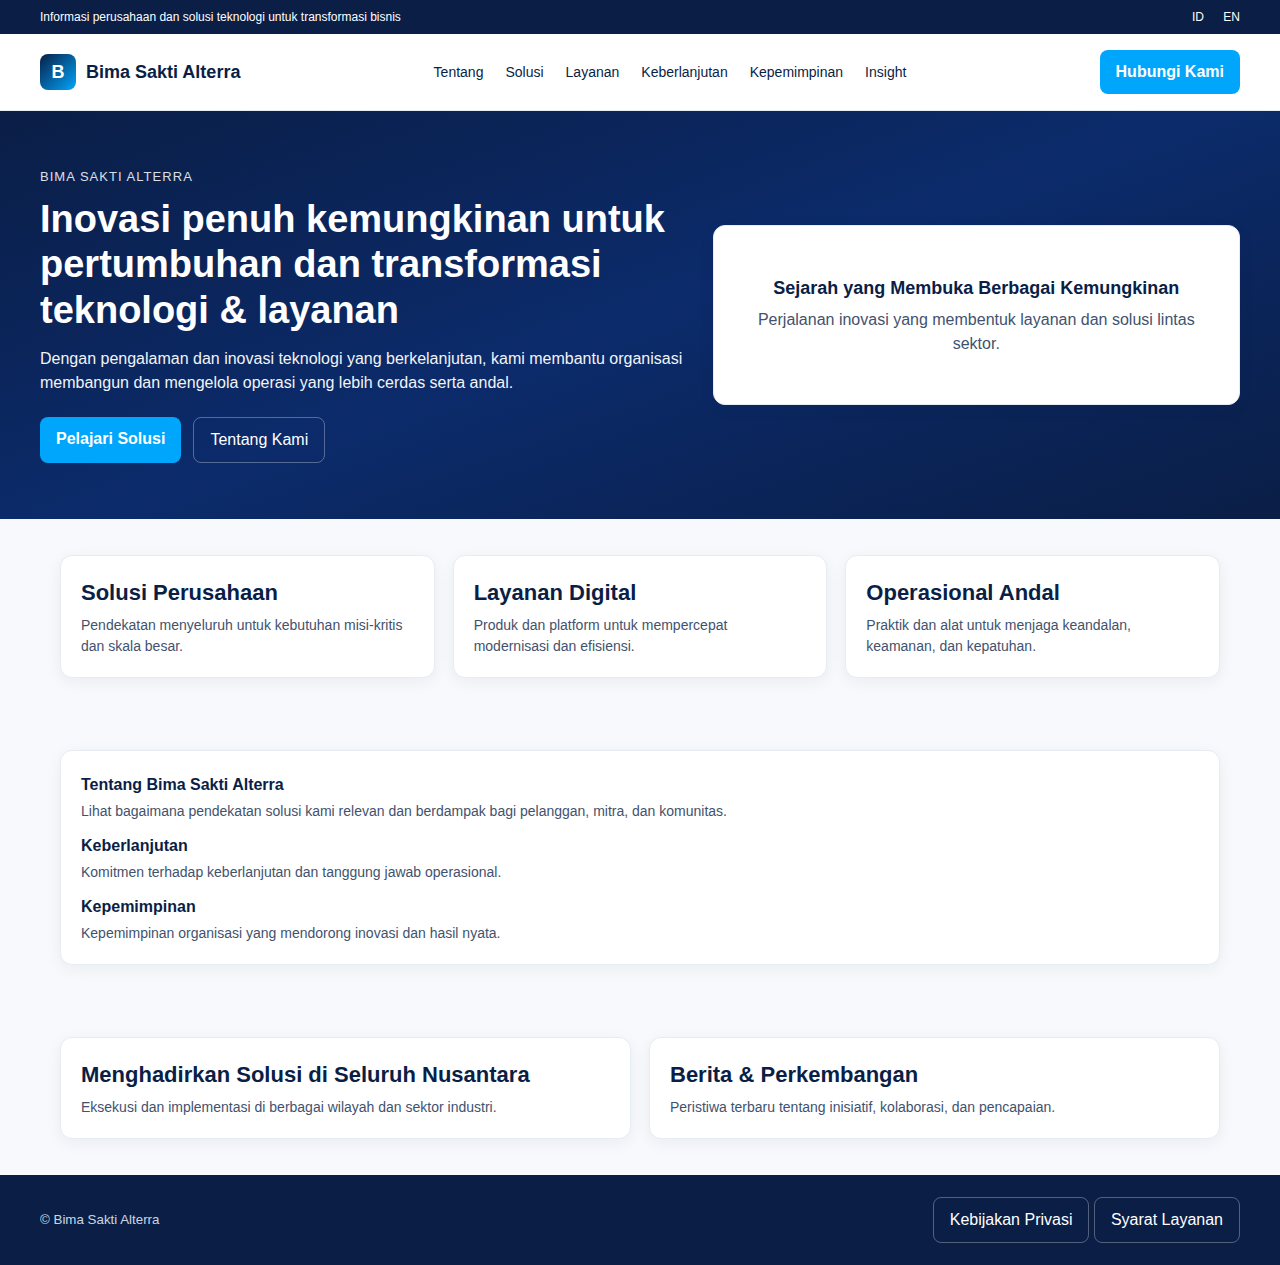
<file: bsa/index.html>
<!DOCTYPE html>
<html lang="id">
<head>
    <meta charset="UTF-8">
    <meta name="viewport" content="width=device-width, initial-scale=1.0">
    <title>Bima Sakti Alterra (BSA)</title>
    <link href="http://localhost:3012/css/cappuccino-client-chat.css" rel="stylesheet">
    <style>
        *{margin:0;padding:0;box-sizing:border-box}
        body{font-family:Arial,Helvetica,sans-serif;color:#0a1e46;background:#f7f9fc;line-height:1.5}
        .container{max-width:1200px;margin:0 auto;padding:0 20px}
        .topbar{background:#0a1e46;color:#fff;font-size:12px}
        .topbar .container{display:flex;justify-content:space-between;align-items:center;padding:8px 0}
        .topbar a{color:#fff;text-decoration:none;margin-left:16px}
        .header{position:sticky;top:0;background:#ffffff;border-bottom:1px solid #e6ecf3;z-index:50}
        .header .container{display:flex;align-items:center;justify-content:space-between;padding:16px 0}
        .brand{display:flex;align-items:center;gap:10px;color:#0a1e46;text-decoration:none;font-weight:700;font-size:18px}
        .brand .logo{display:inline-flex;align-items:center;justify-content:center;width:36px;height:36px;border-radius:8px;background:linear-gradient(135deg,#0a1e46,#00a6fb);color:#fff}
        .nav{display:flex;gap:22px}
        .nav a{color:#0a1e46;text-decoration:none;font-size:14px}
        .nav a:hover{color:#00a6fb}
        .cta{display:inline-block;background:#00a6fb;color:#fff;padding:10px 16px;border-radius:8px;text-decoration:none;font-weight:600}
        .cta:hover{background:#078fd4}
        .hero{background:linear-gradient(160deg,#0a1e46 0%,#0c2b6b 50%,#0a1e46 100%);color:#fff}
        .hero .container{display:grid;grid-template-columns:1.1fr 0.9fr;gap:28px;align-items:center;padding:56px 0}
        .eyebrow{font-size:13px;letter-spacing:.08em;text-transform:uppercase;opacity:.85}
        .title{font-size:38px;font-weight:800;line-height:1.2;margin:10px 0 14px}
        .subtitle{font-size:16px;opacity:.95}
        .actions{margin-top:22px;display:flex;gap:12px;flex-wrap:wrap}
        .btn{display:inline-block;border:1px solid rgba(255,255,255,.3);color:#fff;padding:10px 16px;border-radius:8px;text-decoration:none}
        .btn:hover{background:rgba(255,255,255,.1)}
        .card{background:#fff;border:1px solid #e6ecf3;border-radius:12px;box-shadow:0 4px 16px rgba(10,30,70,.06)}
        .section{padding:36px 0}
        .grid{display:grid;gap:18px}
        .grid-3{grid-template-columns:repeat(3,minmax(0,1fr))}
        .grid-2{grid-template-columns:repeat(2,minmax(0,1fr))}
        .stat{padding:20px}
        .stat h3{font-size:22px;color:#0a1e46;margin-bottom:6px}
        .stat p{color:#42526e;font-size:14px}
        .list{padding:10px 20px 20px}
        .list h4{font-size:16px;color:#0a1e46;margin:12px 0 4px}
        .list p{font-size:14px;color:#42526e}
        .footer{background:#0a1e46;color:#dfe8f7}
        .footer .container{display:grid;grid-template-columns:1fr auto;gap:20px;align-items:center;padding:22px 0}
        .footer small{opacity:.9}
        @media (max-width:960px){
            .hero .container{grid-template-columns:1fr;padding:36px 0}
            .nav{display:none}
        }
    </style>
</head>
<body>
    <div class="topbar">
        <div class="container">
            <div>Informasi perusahaan dan solusi teknologi untuk transformasi bisnis</div>
            <div>
                <a href="#">ID</a>
                <a href="#">EN</a>
            </div>
        </div>
    </div>
    <header class="header">
        <div class="container">
            <a class="brand" href="#">
                <span class="logo">B</span>
                <span>Bima Sakti Alterra</span>
            </a>
            <nav class="nav">
                <a href="#tentang">Tentang</a>
                <a href="#solusi">Solusi</a>
                <a href="#layanan">Layanan</a>
                <a href="#keberlanjutan">Keberlanjutan</a>
                <a href="#kepemimpinan">Kepemimpinan</a>
                <a href="#insight">Insight</a>
            </nav>
            <a class="cta" href="#kontak">Hubungi Kami</a>
        </div>
    </header>
    <section class="hero">
        <div class="container">
            <div>
                <div class="eyebrow">Bima Sakti Alterra</div>
                <h1 class="title">Inovasi penuh kemungkinan untuk pertumbuhan dan transformasi teknologi & layanan</h1>
                <p class="subtitle">Dengan pengalaman dan inovasi teknologi yang berkelanjutan, kami membantu organisasi membangun dan mengelola operasi yang lebih cerdas serta andal.</p>
                <div class="actions">
                    <a class="cta" href="#solusi">Pelajari Solusi</a>
                    <a class="btn" href="#tentang">Tentang Kami</a>
                </div>
            </div>
            <div class="card" style="padding:20px;min-height:180px;display:flex;align-items:center;justify-content:center;text-align:center">
                <div>
                    <div style="font-weight:700;font-size:18px;color:#0a1e46;margin-bottom:6px">Sejarah yang Membuka Berbagai Kemungkinan</div>
                    <div style="color:#42526e">Perjalanan inovasi yang membentuk layanan dan solusi lintas sektor.</div>
                </div>
            </div>
        </div>
    </section>
    <main>
        <section id="solusi" class="section">
            <div class="container">
                <div class="grid grid-3">
                    <div class="card stat">
                        <h3>Solusi Perusahaan</h3>
                        <p>Pendekatan menyeluruh untuk kebutuhan misi-kritis dan skala besar.</p>
                    </div>
                    <div class="card stat">
                        <h3>Layanan Digital</h3>
                        <p>Produk dan platform untuk mempercepat modernisasi dan efisiensi.</p>
                    </div>
                    <div class="card stat">
                        <h3>Operasional Andal</h3>
                        <p>Praktik dan alat untuk menjaga keandalan, keamanan, dan kepatuhan.</p>
                    </div>
                </div>
            </div>
        </section>
        <section id="tentang" class="section">
            <div class="container">
                <div class="card list">
                    <h4>Tentang Bima Sakti Alterra</h4>
                    <p>Lihat bagaimana pendekatan solusi kami relevan dan berdampak bagi pelanggan, mitra, dan komunitas.</p>
                    <h4>Keberlanjutan</h4>
                    <p>Komitmen terhadap keberlanjutan dan tanggung jawab operasional.</p>
                    <h4>Kepemimpinan</h4>
                    <p>Kepemimpinan organisasi yang mendorong inovasi dan hasil nyata.</p>
                </div>
            </div>
        </section>
        <section id="insight" class="section">
            <div class="container">
                <div class="grid grid-2">
                    <div class="card stat">
                        <h3>Menghadirkan Solusi di Seluruh Nusantara</h3>
                        <p>Eksekusi dan implementasi di berbagai wilayah dan sektor industri.</p>
                    </div>
                    <div class="card stat">
                        <h3>Berita & Perkembangan</h3>
                        <p>Peristiwa terbaru tentang inisiatif, kolaborasi, dan pencapaian.</p>
                    </div>
                </div>
            </div>
        </section>
    </main>
    <footer id="kontak" class="footer">
        <div class="container">
            <small>© Bima Sakti Alterra</small>
            <div>
                <a class="btn" href="#">Kebijakan Privasi</a>
                <a class="btn" href="#">Syarat Layanan</a>
            </div>
        </div>
    </footer>
    <script>
        window.WIDGET_CONFIG = {
            baseUrlApi: 'https://contactcenter-api.bsa.id',
            baseUrlWs: 'wss://contactcenter-api.bsa.id',
            apiKey: 'web_126530a859f8f44c8f8ba30797f57cb05505e0be9447840c30910d89e5084ca7'
        };
    </script>
    <script src="https://contactcenter.bsa.id/js/cappuccino-client-chat.umd.js"></script>
    <script>
        document.addEventListener('DOMContentLoaded', function() {
            if (window.CappuccinoClientChatWidget) {
                window.CappuccinoClientChatWidget({
                    apiKey: window.WIDGET_CONFIG.apiKey,
                    baseUrlApi: window.WIDGET_CONFIG.baseUrlApi,
                    baseUrlWs: window.WIDGET_CONFIG.baseUrlWs,
                    primaryColor: '#0a1e46',
                    botName: 'BOT BSA',
                    botImage: '',
                    position: 'bottom-right',
                    theme: 'light'
                });
            }
        });
    </script>
</body>
</html>
</file>
